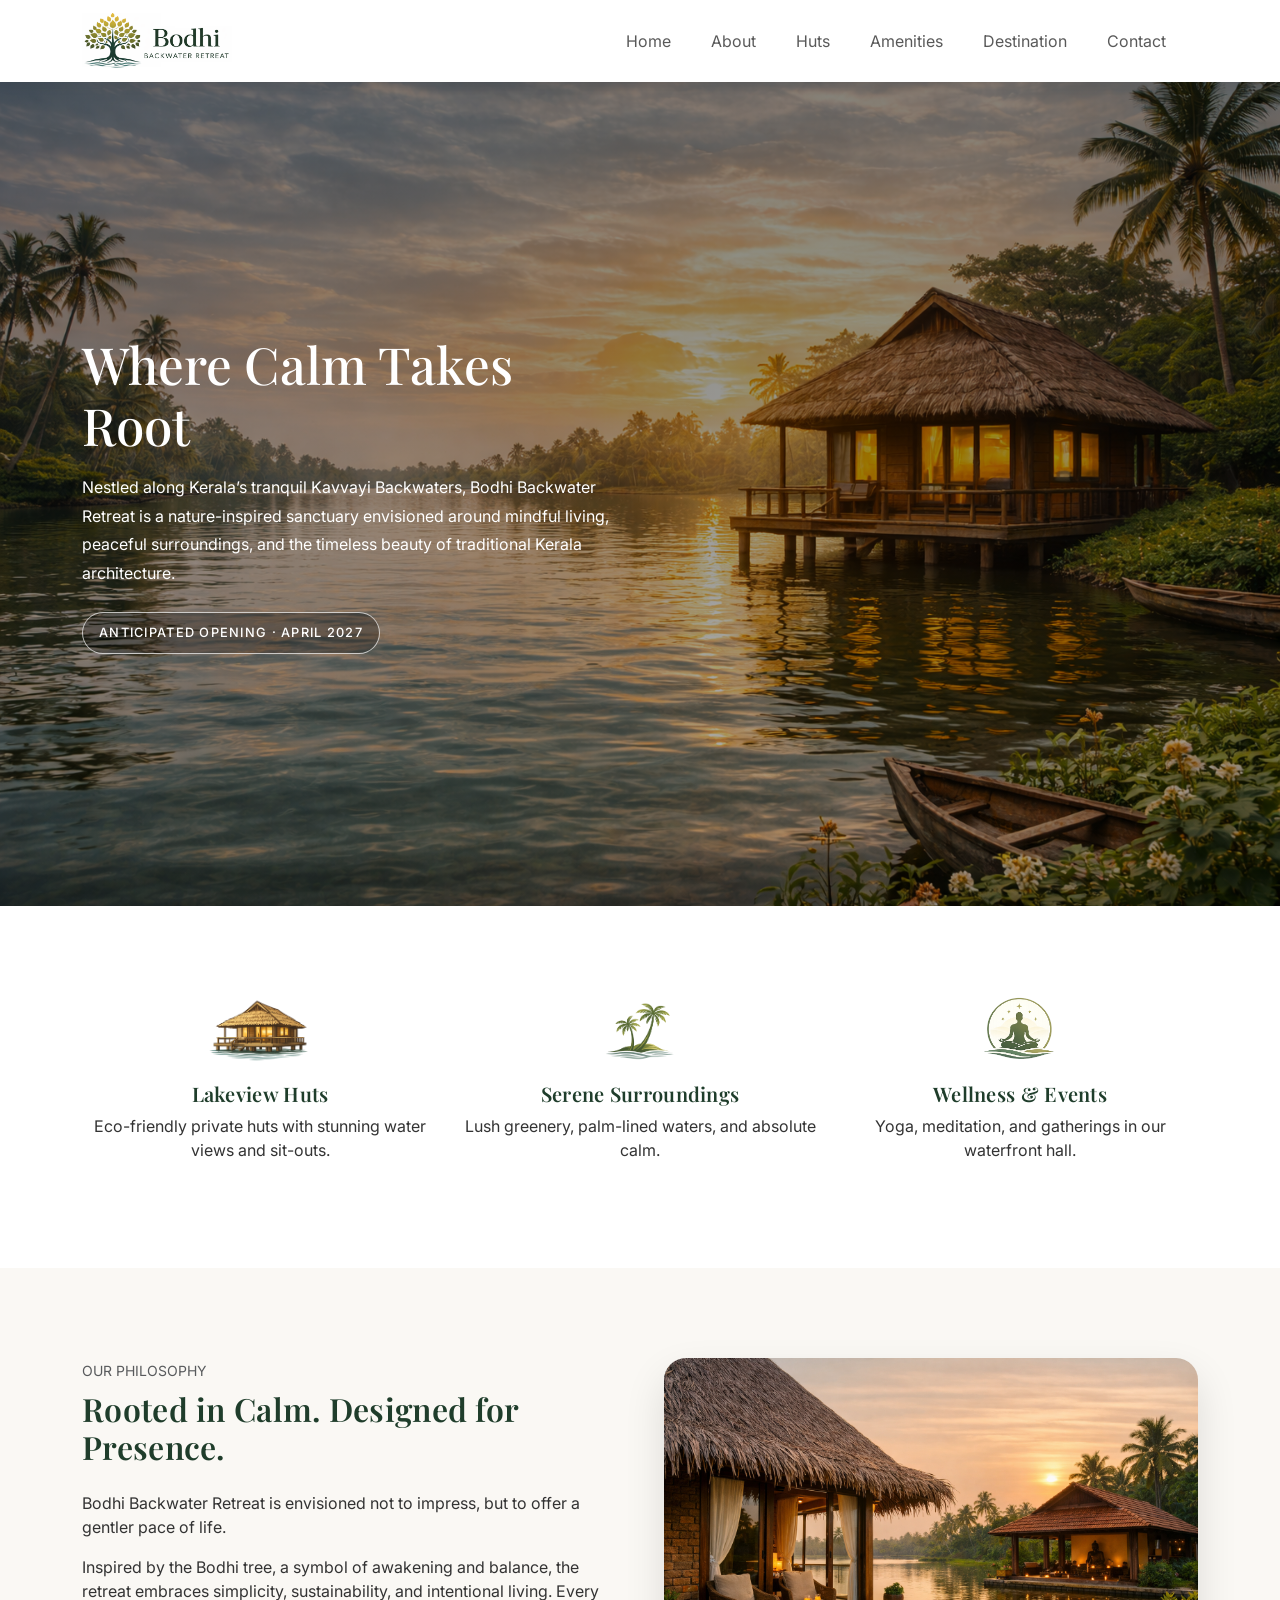
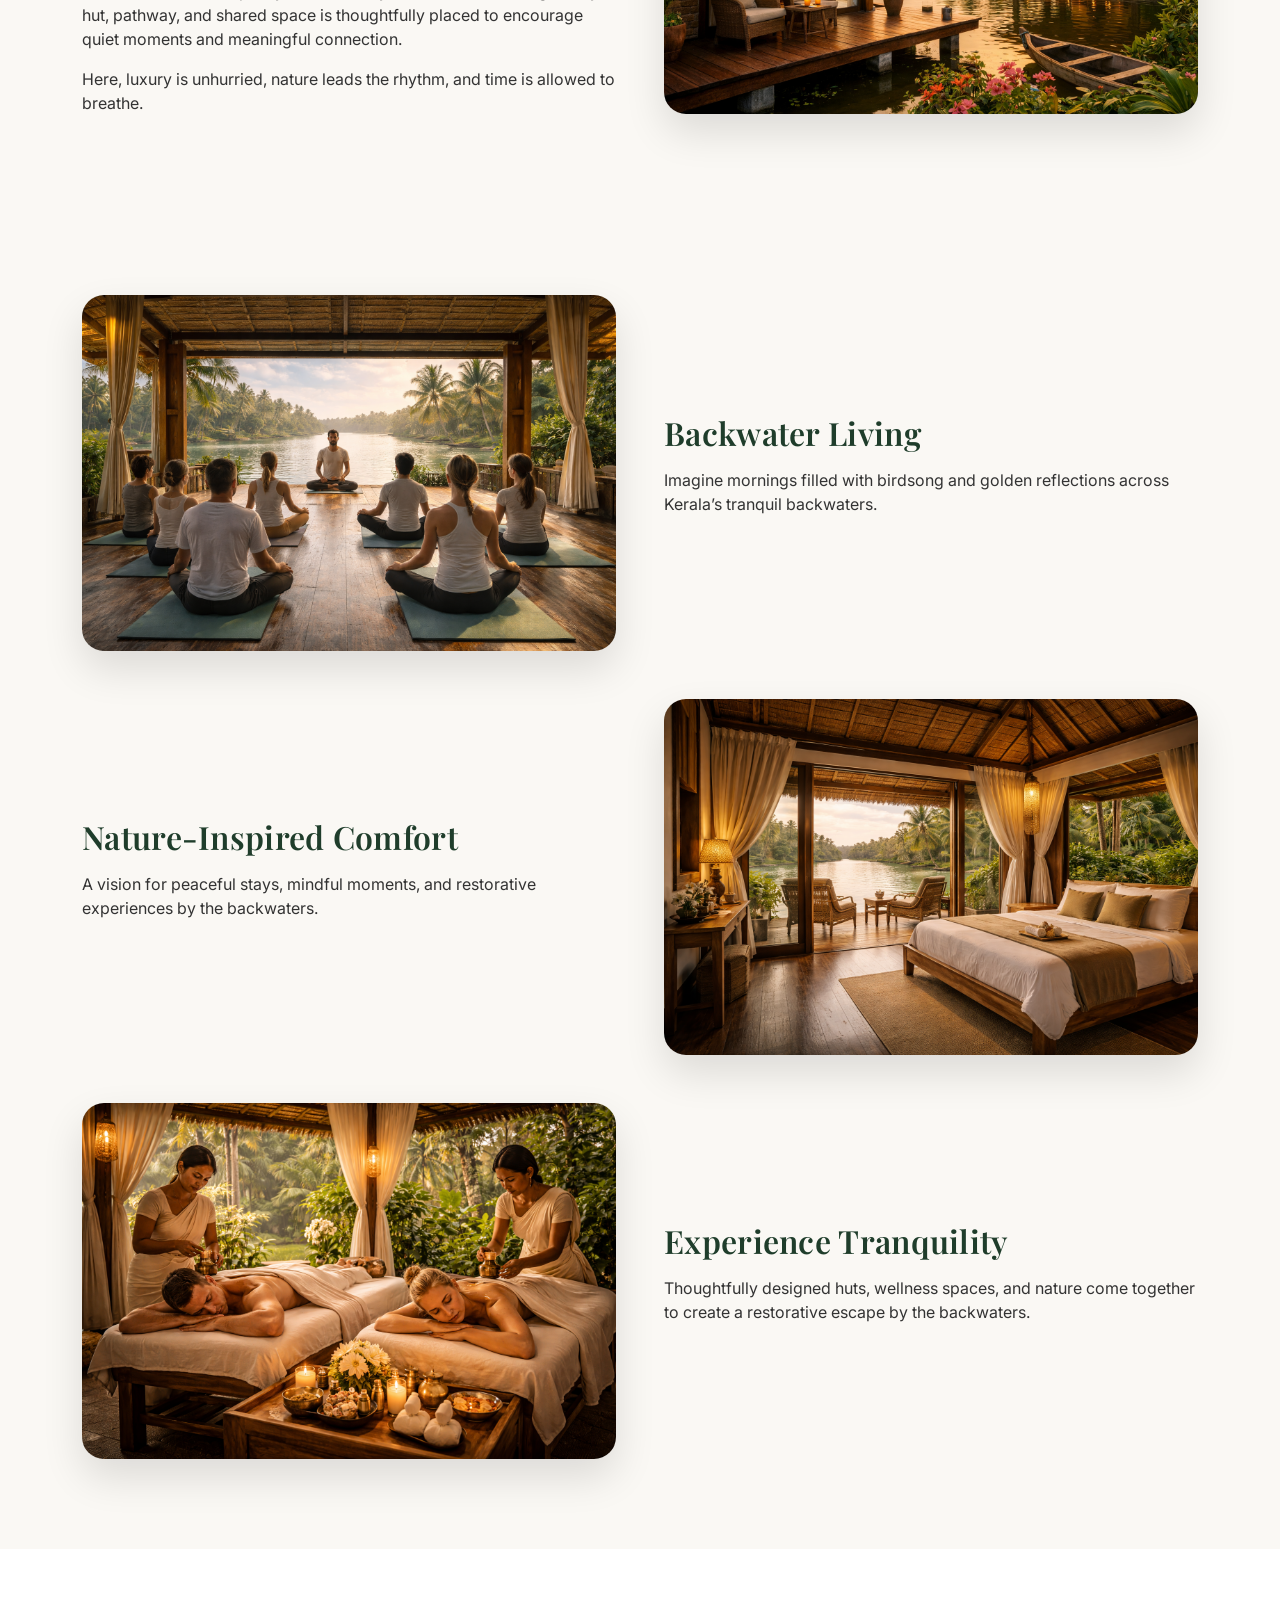
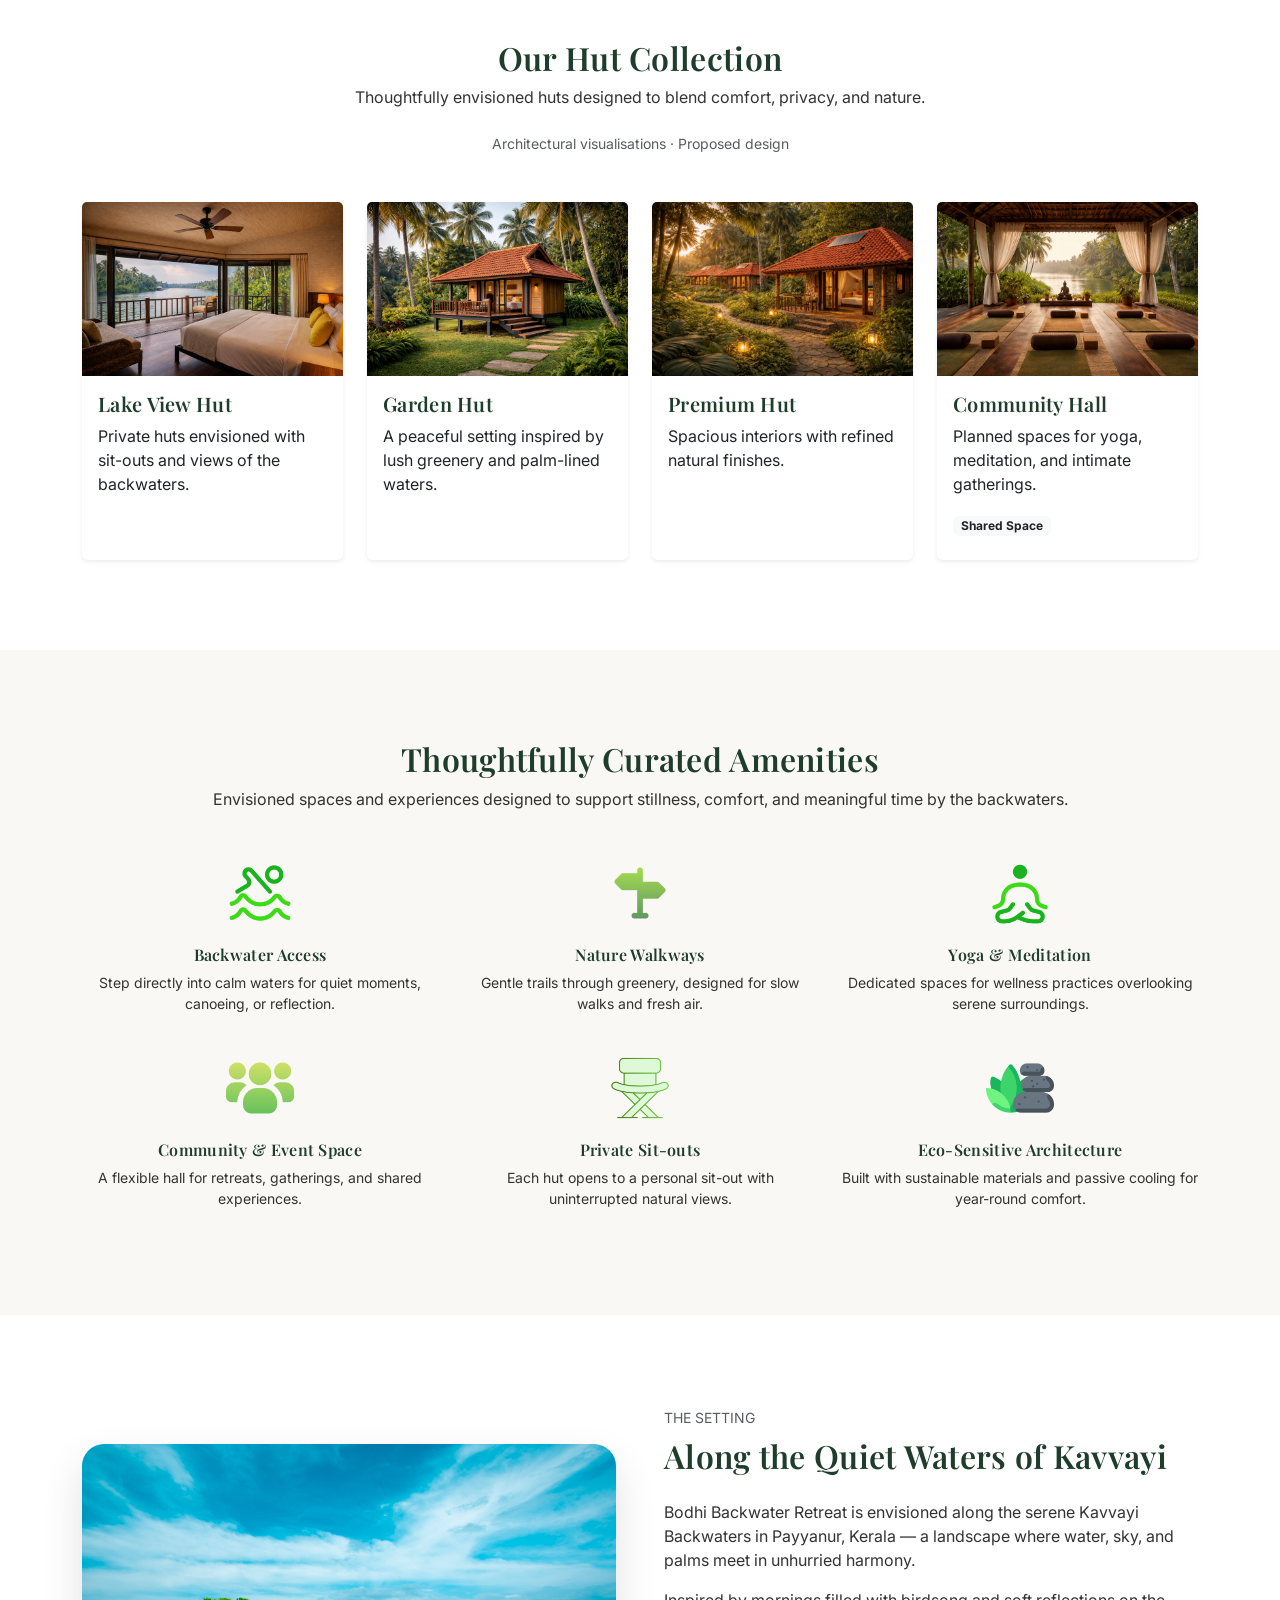
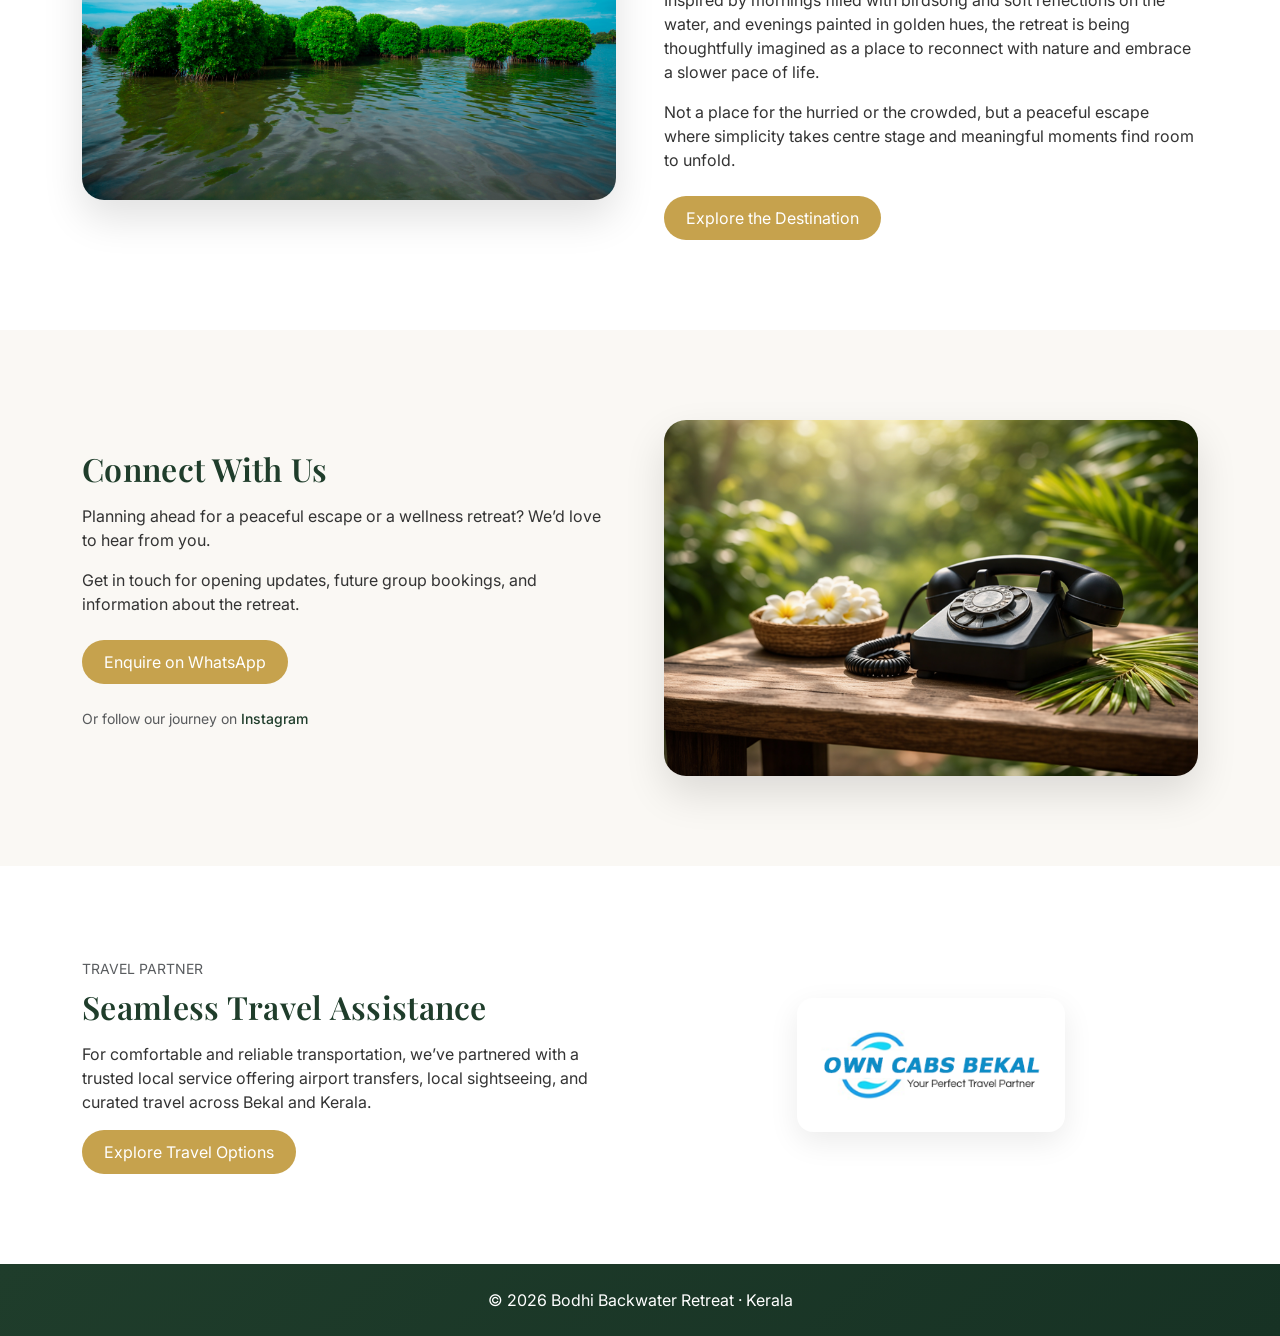
<file: index.html>
<!DOCTYPE html>
<html lang="en">

<head>
  <meta charset="UTF-8">
  <title>Bodhi Backwater Retreat | Kavvayi Backwaters, Kerala</title>
  <meta name="viewport" content="width=device-width, initial-scale=1">


  <!-- SEO Meta -->

  <meta name="description"
    content="Discover Bodhi Backwater Retreat, a nature-inspired sanctuary planned along Kavvayi Backwaters in Payyanur, Kerala. Anticipated opening April 2027.">

  <meta name="keywords"
    content="Bodhi Backwater Retreat, Kavvayi Backwaters stay, Payyanur resort, Kerala backwater retreat, eco luxury huts Kerala">

  <meta name="author" content="Bodhi Backwater Retreat">

  <!-- Open Graph (For Google & Social Sharing) -->

  <meta property="og:title" content="Bodhi Backwater Retreat | Kavvayi Backwaters, Kerala">

  <meta property="og:description"
    content="A nature-inspired backwater retreat envisioned around mindful living and peaceful surroundings. Anticipated opening April 2027.">

  <meta property="og:image" content="https://bodhibackwater.com/img/og-image.png">

  <meta property="og:url" content="https://bodhibackwater.com/">

  <meta property="og:type" content="website">


  <!-- Standard browser favicons -->
  <link rel="icon" type="image/png" sizes="16x16" href="img/favicons/favicon-16.png">
  <link rel="icon" type="image/png" sizes="32x32" href="img/favicons/favicon-32.png">
  <link rel="icon" type="image/png" sizes="48x48" href="img/favicons/favicon-48.png">

  <!-- Apple Touch Icon (iOS home screen) -->
  <link rel="apple-touch-icon" sizes="180x180" href="img/favicons/apple-touch-icon.png">

  <!-- Android / PWA -->
  <link rel="icon" type="image/png" sizes="192x192" href="img/favicons/android-chrome-192.png">
  <link rel="icon" type="image/png" sizes="512x512" href="img/favicons/android-chrome-512.png">

  <!-- Bootstrap -->
  <link href="https://cdn.jsdelivr.net/npm/bootstrap@5.3.3/dist/css/bootstrap.min.css" rel="stylesheet">

  <!-- Google Fonts -->
  <link
    href="https://fonts.googleapis.com/css2?family=Playfair+Display:wght@500;700&family=Inter:wght@300;400;500&display=swap"
    rel="stylesheet">
  <link rel="stylesheet" href="style.css">

  <!-- ============================= -->
  <!-- KNOWLEDGE PANEL STRUCTURED DATA -->
  <!-- ============================= -->

  <script type="application/ld+json">
{
  "@context": "https://schema.org",
  "@type": ["LodgingBusiness", "Hotel"],
  "@id": "https://bodhibackwater.com/",
  "name": "Bodhi Backwater Retreat",
  "url": "https://bodhibackwater.com/",
  "logo": "https://bodhibackwater.com/img/logo.png",
  "image": "https://bodhibackwater.com/img/about/experience.png",
  "telephone": "+917708336299",
  "priceRange": "₹₹₹",
  "description": "Luxury eco retreat located along Kavvayi Backwaters in Payyanur, Kerala. Private huts, wellness spaces, kayaking and serene backwater experiences.",

  "checkinTime": "14:00",
  "checkoutTime": "11:00",

  "address": {
    "@type": "PostalAddress",
    "streetAddress": "Kavvayi Backwaters",
    "addressLocality": "Payyanur",
    "addressRegion": "Kerala",
    "postalCode": "670307",
    "addressCountry": "IN"
  },

  "geo": {
    "@type": "GeoCoordinates",
    "latitude": 12.089368390647234,
    "longitude": 75.17255344204285
  },

  "hasMap": "https://www.google.com/maps?q=12.089368390647234,75.17255344204285",

  "amenityFeature": [
    {
      "@type": "LocationFeatureSpecification",
      "name": "Kayaking",
      "value": true
    },
    {
      "@type": "LocationFeatureSpecification",
      "name": "Houseboat Cruises",
      "value": true
    },
    {
      "@type": "LocationFeatureSpecification",
      "name": "Wellness & Meditation Spaces",
      "value": true
    },
    {
      "@type": "LocationFeatureSpecification",
      "name": "Private Backwater Access",
      "value": true
    }
  ],

  "areaServed": {
    "@type": "Place",
    "name": "Kerala, India"
  },

  "sameAs": [
    "https://www.instagram.com/bodhibackwater",
    "https://www.facebook.com/bodhibackwater"
  ]
}
</script>

</head>

<body id="top">

  <!-- NAVBAR -->
  <nav class="navbar navbar-expand-lg navbar-light sticky-top">
    <div class="container">
      <a class="navbar-brand" href="#top">
        <img src="img/logo.png" alt="Bodhi Backwater Retreat">
      </a>

      <button class="navbar-toggler" type="button" data-bs-toggle="collapse" data-bs-target="#mainNav">
        <span class="navbar-toggler-icon"></span>
      </button>

      <div class="collapse navbar-collapse justify-content-end" id="mainNav">
        <ul class="navbar-nav align-items-lg-center gap-lg-4">
          <li class="nav-item"><a class="nav-link" href="#top">Home</a></li>
          <li class="nav-item">
            <a class="nav-link" href="#about">About</a>
          </li>
          <li class="nav-item"><a class="nav-link" href="#huts">Huts</a></li>
          <li class="nav-item"><a class="nav-link" href="#amenities">Amenities</a></li>
          <li class="nav-item">
            <a class="nav-link" href="#destination">Destination</a>
          </li>
          <li class="nav-item">
            <a class="nav-link" href="#contact">Contact</a>
          </li>
          <li class="nav-item mt-3 mt-lg-0">
            <!--<a href="#" class="btn btn-gold">Check Availability</a>-->
          </li>
        </ul>
      </div>
    </div>
  </nav>

  <!-- HERO -->
  <section class="hero">
    <div class="container">
      <div class="row align-items-center">
        <div class="col-lg-6">
          <h1>Where Calm Takes Root</h1>

          <p class="mt-3 mb-4">
            Nestled along Kerala’s tranquil Kavvayi Backwaters,
            Bodhi Backwater Retreat is a nature-inspired sanctuary
            envisioned around mindful living, peaceful surroundings,
            and the timeless beauty of traditional Kerala architecture.
          </p>

          <p class="hero-opening">
            <span>Anticipated Opening · April 2027</span>
          </p>
        </div>
      </div>
    </div>
  </section>


  <!-- FEATURES -->
  <section id="about" class="bg-white">
    <div class="container">
      <div class="row text-center g-4">
        <div class="col-md-4">
          <img src="img/features/icon-hut.png" class="feature-icon" alt="">
          <h5 class="section-title">Lakeview Huts</h5>
          <p>Eco-friendly private huts with stunning water views and sit-outs.</p>
        </div>
        <div class="col-md-4">
          <img src="img/features/icon-nature.png" class="feature-icon" alt="">
          <h5 class="section-title">Serene Surroundings</h5>
          <p>Lush greenery, palm-lined waters, and absolute calm.</p>
        </div>
        <div class="col-md-4">
          <img src="img/features/icon-wellness.png" class="feature-icon" alt="">
          <h5 class="section-title">Wellness & Events</h5>
          <p>Yoga, meditation, and gatherings in our waterfront hall.</p>
        </div>
      </div>
    </div>
  </section>
  <!-- ABOUT (ENHANCED & MOVED UP) -->
  <section>
    <div class="container">
      <div class="row align-items-center g-5">

        <div class="col-lg-6">
          <span class="text-uppercase small text-muted">Our Philosophy</span>
          <h2 class="section-title mt-2 mb-4">
            Rooted in Calm. Designed for Presence.
          </h2>

          <p>
            Bodhi Backwater Retreat is envisioned not to impress,
            but to offer a gentler pace of life.
          </p>

          <p>
            Inspired by the Bodhi tree, a symbol of awakening and balance,
            the retreat embraces simplicity, sustainability, and intentional living.
            Every hut, pathway, and shared space is thoughtfully placed
            to encourage quiet moments and meaningful connection.
          </p>

          <p class="mb-0">
            Here, luxury is unhurried, nature leads the rhythm,
            and time is allowed to breathe.
          </p>
        </div>

        <div class="col-lg-6 image-card">
          <img src="img/about/experience.png" alt="Bodhi Backwater Retreat Experience">
        </div>

      </div>
    </div>
  </section>

  <!-- EXPERIENCE / GALLERY -->
  <section class="section-muted">
    <div class="container">

      <div class="row align-items-center g-5 mb-5">
        <div class="col-lg-6 image-card">
          <img src="img/about/gallery1.png" loading="lazy" alt="">
        </div>
        <div class="col-lg-6">
          <h2 class="section-title mb-3">Backwater Living</h2>
          <p>
            Imagine mornings filled with birdsong and golden reflections
            across Kerala’s tranquil backwaters.
          </p>
        </div>
      </div>

      <div class="row align-items-center g-5 mb-5 flex-lg-row-reverse">
        <div class="col-lg-6 image-card">
          <img src="img/about/gallery2.png" loading="lazy" alt="">
        </div>
        <div class="col-lg-6">
          <h2 class="section-title mb-3">Nature-Inspired Comfort</h2>
          <p>

            A vision for peaceful stays, mindful moments, and
            restorative experiences by the backwaters.
          </p>
        </div>
      </div>

      <div class="row align-items-center g-5">
        <div class="col-lg-6 image-card">
          <img src="img/about/gallery3.png" loading="lazy" alt="">
        </div>
        <div class="col-lg-6">
          <h2 class="section-title mb-3">Experience Tranquility</h2>
          <p>
            Thoughtfully designed huts, wellness spaces, and nature come together
            to create a restorative escape by the backwaters.
          </p>
        </div>
      </div>

    </div>
  </section>

  <!-- HUTS SECTION -->
  <section id="huts" class=" bg-white">
    <div class="container">
      <div class="text-center mb-5">
        <h2 class="section-title">Our Hut Collection</h2>
        <p class="mt-2">
          Thoughtfully envisioned huts designed to blend
          comfort, privacy, and nature.
        </p>

        <p class="text-muted small text-center mt-4 mb-0">
          Architectural visualisations · Proposed design
        </p>
      </div>

      <div class="row g-4">
        <!-- Hut Card -->
        <div class="col-md-6 col-lg-3">
          <div class="card border-0 shadow-sm h-100">
            <img src="img/hut/hut-lake-view.png" class="card-img-top" alt="Lake View Hut">
            <div class="card-body">
              <h5 class="card-title section-title">Lake View Hut</h5>
              <p class="card-text">
                Private huts envisioned with sit-outs and views of the backwaters.
              </p>
            </div>
          </div>
        </div>

        <!-- Hut Card -->
        <div class="col-md-6 col-lg-3">
          <div class="card border-0 shadow-sm h-100">
            <img src="img/hut/hut-garden-view.png" class="card-img-top" alt="Garden Hut">
            <div class="card-body">
              <h5 class="card-title section-title">Garden Hut</h5>
              <p class="card-text">
                A peaceful setting inspired by lush greenery and palm-lined waters.
              </p>
            </div>
          </div>
        </div>

        <!-- Hut Card -->
        <div class="col-md-6 col-lg-3">
          <div class="card border-0 shadow-sm h-100">
            <img src="img/hut/hut-premium.png" class="card-img-top" alt="Premium Hut">
            <div class="card-body">
              <h5 class="card-title section-title">Premium Hut</h5>
              <p class="card-text">
                Spacious interiors with refined natural finishes.
              </p>
            </div>
          </div>
        </div>

        <!-- Community Hall -->
        <div class="col-md-6 col-lg-3">
          <div class="card border-0 shadow-sm h-100">
            <img src="img/hut/CommunityHall.png" class="card-img-top" alt="Community Hall">
            <div class="card-body">
              <h5 class="card-title section-title">Community Hall</h5>
              <p class="card-text">
                Planned spaces for yoga, meditation, and intimate gatherings.
              </p>
              <span class="badge bg-light text-dark mb-2">Shared Space</span>
            </div>
          </div>
        </div>

      </div>
    </div>
  </section>
  <!-- AMENITIES SECTION -->
  <section id="amenities" class="">
    <div class="container">
      <div class="text-center mb-5">
        <h2 class="section-title">Thoughtfully Curated Amenities</h2>
        <p class="mt-2">
          Envisioned spaces and experiences designed to support
          stillness, comfort, and meaningful time by the backwaters.
        </p>
      </div>

      <div class="row g-4 text-center">

        <!-- Nature & Water -->
        <div class="col-6 col-md-4">
          <img src="img/amenities/icon-swim.png" class="feature-icon" alt="">
          <h6 class="section-title">Backwater Access</h6>
          <p class="small">
            Step directly into calm waters for quiet moments, canoeing, or reflection.
          </p>
        </div>

        <div class="col-6 col-md-4">
          <img src="img/amenities/icon-naturalpath.png" class="feature-icon" alt="">
          <h6 class="section-title">Nature Walkways</h6>
          <p class="small">
            Gentle trails through greenery, designed for slow walks and fresh air.
          </p>
        </div>

        <!-- Wellness & Community -->
        <div class="col-6 col-md-4">
          <img src="img/amenities/icon-meditation.png" class="feature-icon" alt="">
          <h6 class="section-title">Yoga & Meditation</h6>
          <p class="small">
            Dedicated spaces for wellness practices overlooking serene surroundings.
          </p>
        </div>

        <div class="col-6 col-md-4">
          <img src="img/amenities/icon-community.png" class="feature-icon" alt="">
          <h6 class="section-title">Community & Event Space</h6>
          <p class="small">
            A flexible hall for retreats, gatherings, and shared experiences.
          </p>
        </div>

        <!-- Comfort & Design -->
        <div class="col-6 col-md-4">
          <img src="img/amenities/icon-sit.png" class="feature-icon" alt="">
          <h6 class="section-title">Private Sit-outs</h6>
          <p class="small">
            Each hut opens to a personal sit-out with uninterrupted natural views.
          </p>
        </div>

        <div class="col-6 col-md-4">
          <img src="img/amenities/icon-build.png" class="feature-icon" alt="">
          <h6 class="section-title">Eco-Sensitive Architecture</h6>
          <p class="small">
            Built with sustainable materials and passive cooling for year-round comfort.
          </p>
        </div>

      </div>
    </div>
  </section>
  <!-- DESTINATION SECTION -->
  <section id="destination" class="bg-white">
    <div class="container">
      <div class="row align-items-center g-5">

        <!-- Image -->
        <div class="col-lg-6 image-card">
          <img src="img/destination/kavvayi.jpg" loading="lazy" alt="Kavvayi Backwaters Payyanur Kerala">
        </div>

        <!-- Text -->
        <div class="col-lg-6">
          <span class="text-uppercase small text-muted">
            The Setting
          </span>

          <h2 class="section-title mt-2 mb-4">
            Along the Quiet Waters of Kavvayi
          </h2>

          <p>
            Bodhi Backwater Retreat is envisioned along the serene Kavvayi Backwaters in Payyanur, Kerala — a landscape
            where water, sky, and palms meet in unhurried harmony.
          </p>

          <p>
            Inspired by mornings filled with birdsong and soft reflections on the water, and evenings painted in golden
            hues, the retreat is being thoughtfully imagined as a place to reconnect with nature and embrace a slower
            pace of life.
          </p>

          <p class="mb-0">
            Not a place for the hurried or the crowded, but a peaceful escape where simplicity takes centre stage and
            meaningful moments find room to unfold.
          </p>
          <a href="destination" class="btn btn-gold mt-4">
            Explore the Destination
          </a>
        </div>

      </div>
    </div>
  </section>
  <!-- CONTACT SECTION -->
  <section id="contact" class="section-muted">
    <div class="container">
      <div class="row align-items-center g-5">

        <div class="col-lg-6">
          <h2 class="section-title mb-3">Connect With Us</h2>


          <p>
            Planning ahead for a peaceful escape or a wellness retreat?
            We’d love to hear from you.
          </p>

          <p class="mb-4">
            Get in touch for opening updates, future group bookings,
            and information about the retreat.
          </p>

          <!-- Primary CTA -->
          <a href="https://wa.me/917708336299" target="_blank" class="btn btn-gold">
            Enquire on WhatsApp
          </a>

          <!-- Subtle Instagram Link -->
          <p class="mt-4 small text-muted">
            Or follow our journey on
            <a href="https://instagram.com/bodhibackwater" target="_blank"
              style="color: var(--green-dark); text-decoration: none; font-weight: 500;">
              Instagram
            </a>
          </p>

        </div>

        <div class="col-lg-6 image-card">
          <img src="img/contact.png" alt="Contact Bodhi Backwater Retreat">
        </div>

      </div>
    </div>
  </section>

  <!-- TRAVEL PARTNER -->
  <section class="bg-white">
    <div class="container">
      <div class="row align-items-center g-5">

        <!-- Text -->
        <div class="col-lg-6">
          <span class="text-uppercase small text-muted">Travel Partner</span>
          <h2 class="section-title mt-2 mb-3">
            Seamless Travel Assistance
          </h2>

          <p>
            For comfortable and reliable transportation, we’ve partnered with
            a trusted local service offering airport transfers, local sightseeing,
            and curated travel across Bekal and Kerala.
          </p>

          <a href="https://www.owncabsbekal.com/" target="_blank" rel="noopener" class="btn btn-gold">
            Explore Travel Options
          </a>
        </div>

        <!-- Logo Card -->
        <div class="col-lg-6 text-center">
          <div class="partner-card">
            <img src="img/partners/owncabsbekal.png" alt="Own Cabs Bekal" class="partner-logo">
            <!--<p class="small text-muted mt-3 mb-0">
            Official Travel Partner
          </p>-->
          </div>
        </div>

      </div>
    </div>
  </section>

  <!-- FOOTER -->
  <footer class="py-4 text-center section-muted">
    <div class="container">
      <p class="mb-0">© 2026 Bodhi Backwater Retreat · Kerala</p>
    </div>
  </footer>

  <!-- Bootstrap JS -->
  <script src="https://cdn.jsdelivr.net/npm/bootstrap@5.3.3/dist/js/bootstrap.bundle.min.js"></script>

</body>

</html>
</file>
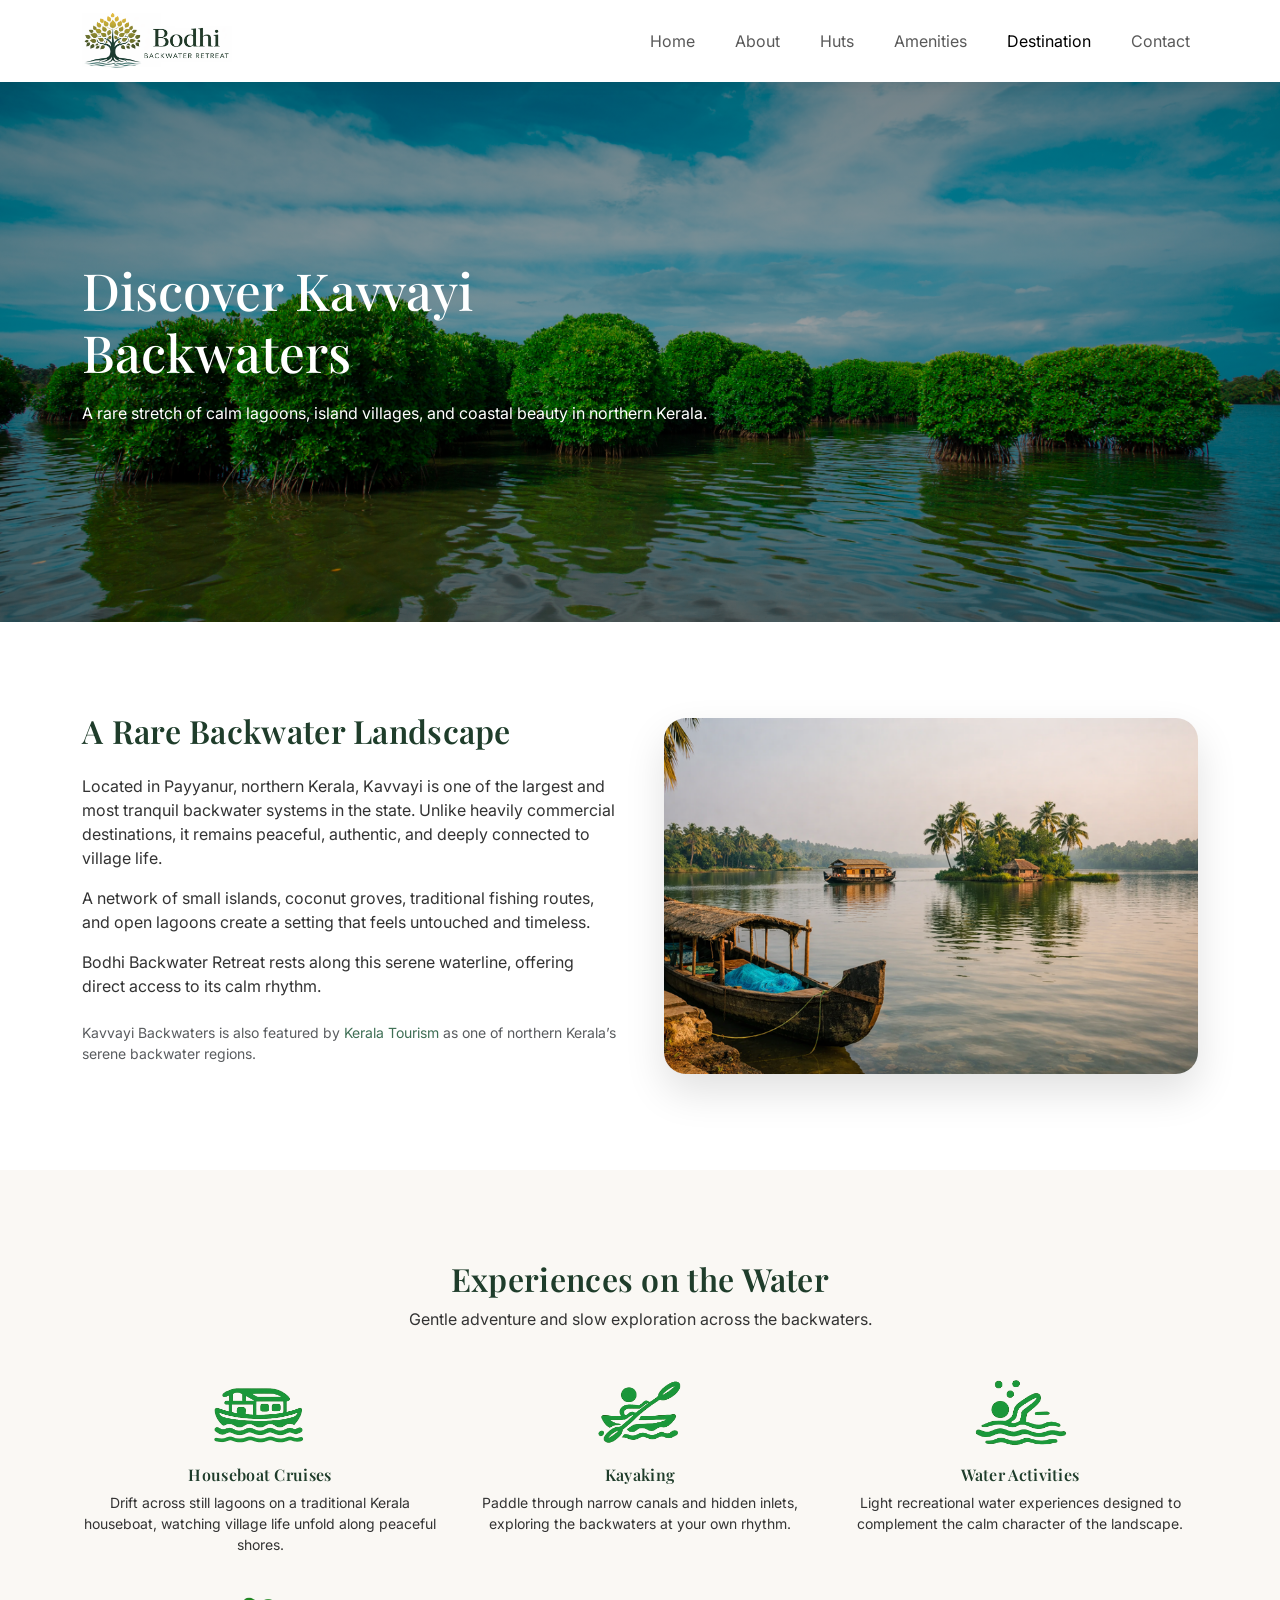
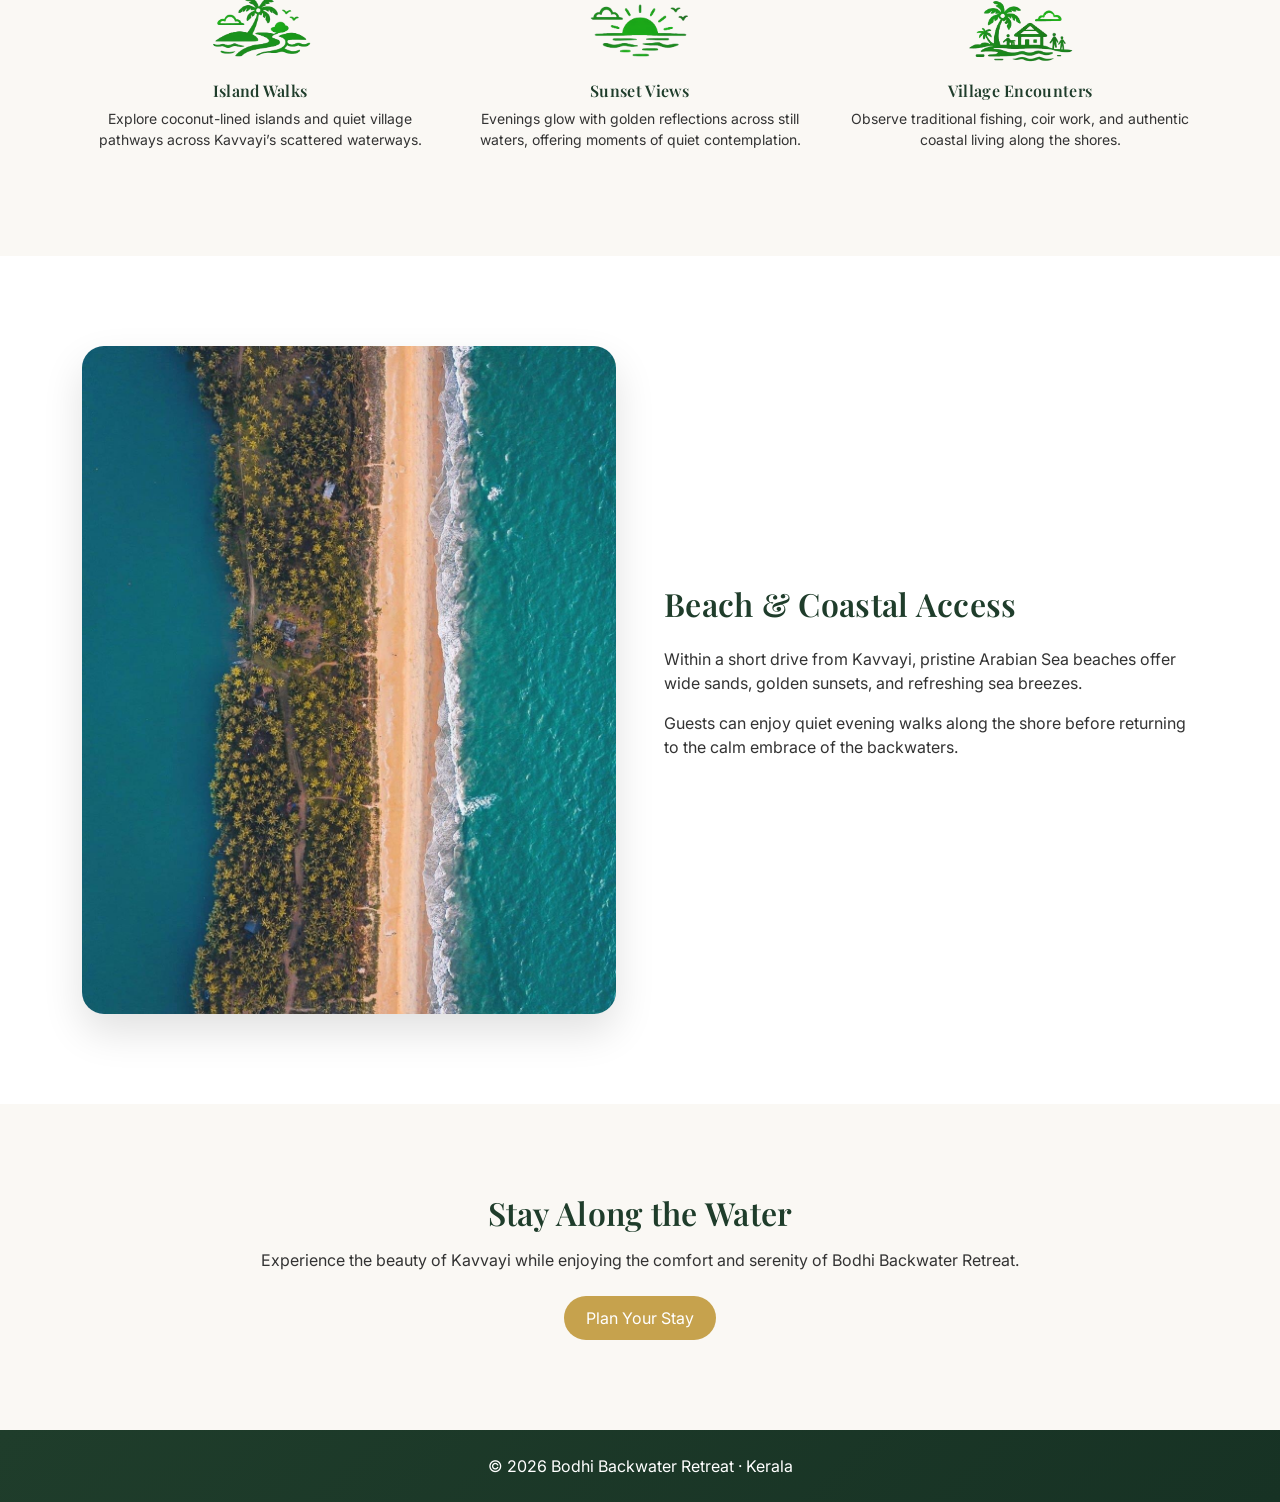
<file: destination.html>
<!DOCTYPE html>
<html lang="en">

<head>
  <meta charset="UTF-8">
  <title>Kavvayi Backwaters – Bodhi Backwater Retreat</title>
  <meta name="viewport" content="width=device-width, initial-scale=1">
  <!-- Favicon -->
  <link rel="icon" href="favicon.ico" type="image/x-icon">

  <!-- Standard browser favicons -->
  <link rel="icon" type="image/png" sizes="16x16" href="img/favicons/favicon-16.png">
  <link rel="icon" type="image/png" sizes="32x32" href="img/favicons/favicon-32.png">
  <link rel="icon" type="image/png" sizes="48x48" href="img/favicons/favicon-48.png">

  <!-- Apple Touch Icon (iOS home screen) -->
  <link rel="apple-touch-icon" sizes="180x180" href="img/favicons/apple-touch-icon.png">

  <!-- Android / PWA -->
  <link rel="icon" type="image/png" sizes="192x192" href="img/favicons/android-chrome-192.png">
  <link rel="icon" type="image/png" sizes="512x512" href="img/favicons/android-chrome-512.png">

  <meta name="description"
    content="Discover Kavvayi Backwaters in Payyanur, Kerala. Experience houseboat cruises, kayaking, beach access, island walks, and serene landscapes near Bodhi Backwater Retreat.">

  <!-- Bootstrap -->
  <link href="https://cdn.jsdelivr.net/npm/bootstrap@5.3.3/dist/css/bootstrap.min.css" rel="stylesheet">

  <!-- Google Fonts -->
  <link
    href="https://fonts.googleapis.com/css2?family=Playfair+Display:wght@500;700&family=Inter:wght@300;400;500&display=swap"
    rel="stylesheet">

  <!-- Main Styles -->
  <link rel="stylesheet" href="style.css">
</head>

<body>

  <!-- NAVBAR -->
  <nav class="navbar navbar-expand-lg navbar-light sticky-top">
    <div class="container">
      <a class="navbar-brand" href="/">
        <img src="img/logo.png" alt="Bodhi Backwater Retreat">
      </a>

      <button class="navbar-toggler" type="button" data-bs-toggle="collapse" data-bs-target="#mainNav">
        <span class="navbar-toggler-icon"></span>
      </button>

      <div class="collapse navbar-collapse justify-content-end" id="mainNav">
        <ul class="navbar-nav align-items-lg-center gap-lg-4">
          <li class="nav-item"><a class="nav-link" href="/">Home</a></li>
          <li class="nav-item"><a class="nav-link" href="/#about">About</a></li>
          <li class="nav-item"><a class="nav-link" href="/#huts">Huts</a></li>
          <li class="nav-item"><a class="nav-link" href="/#amenities">Amenities</a></li>
          <li class="nav-item"><a class="nav-link active" href="destination">Destination</a></li>
          <li class="nav-item"><a class="nav-link" href="/#contact">Contact</a></li>
        </ul>
      </div>
    </div>
  </nav>

  <!-- HERO -->
  <section class="hero" style="min-height:60vh;
  background:
  linear-gradient(rgba(0,0,0,.45), rgba(0,0,0,.25)),
  url('img/destination/kavvayi.jpg') center/cover no-repeat;">
    <div class="container">
      <div class="col-lg-7 text-white">
        <h1>Discover Kavvayi Backwaters</h1>
        <p class="mt-3">
          A rare stretch of calm lagoons, island villages, and coastal beauty in northern Kerala.
        </p>
      </div>
    </div>
  </section>

  <!-- ABOUT KAVVAYI -->
  <section class="bg-white">
    <div class="container">
      <div class="row align-items-center g-5">

        <div class="col-lg-6">
          <h2 class="section-title mb-4">
            A Rare Backwater Landscape
          </h2>

          <p>
            Located in Payyanur, northern Kerala, Kavvayi is one of the largest
            and most tranquil backwater systems in the state. Unlike heavily
            commercial destinations, it remains peaceful, authentic,
            and deeply connected to village life.
          </p>

          <p>
            A network of small islands, coconut groves, traditional fishing
            routes, and open lagoons create a setting that feels untouched
            and timeless.
          </p>

          <p class="mb-0">
            Bodhi Backwater Retreat rests along this serene waterline,
            offering direct access to its calm rhythm.
          </p>

          <!-- Authority Reference -->
          <p class="small text-muted mt-4">
            Kavvayi Backwaters is also featured by
            <a href="https://www.keralatourism.org/destination/kavvayi-backwater-payyanur/376/" target="_blank"
              rel="noopener noreferrer" style="color: var(--green); text-decoration:none;">
              Kerala Tourism
            </a>
            as one of northern Kerala’s serene backwater regions.
          </p>
        </div>

        <div class="col-lg-6 image-card">
          <img src="img/destination/Landscape.png" alt="Kavvayi Backwaters Payyanur Kerala">
        </div>

      </div>
    </div>
  </section>

  <!-- EXPERIENCES -->
  <section class="section-muted">
    <div class="container">

      <div class="text-center mb-5">
        <h2 class="section-title">Experiences on the Water</h2>
        <p class="mt-2">
          Gentle adventure and slow exploration across the backwaters.
        </p>
      </div>

      <div class="row g-4 text-center">

        <!-- Houseboat -->
        <div class="col-6 col-md-4">
          <img src="img/destination/experiences/icon-houseboat.png" class="feature-icon" alt="">
          <h6 class="section-title">Houseboat Cruises</h6>
          <p class="small">
            Drift across still lagoons on a traditional Kerala houseboat,
            watching village life unfold along peaceful shores.
          </p>
        </div>

        <!-- Kayaking -->
        <div class="col-6 col-md-4">
          <img src="img/destination/experiences/icon-kayak.png" class="feature-icon" alt="">
          <h6 class="section-title">Kayaking</h6>
          <p class="small">
            Paddle through narrow canals and hidden inlets,
            exploring the backwaters at your own rhythm.
          </p>
        </div>

        <!-- Water Activities -->
        <div class="col-6 col-md-4">
          <img src="img/destination/experiences/icon-water.png" class="feature-icon" alt="">
          <h6 class="section-title">Water Activities</h6>
          <p class="small">
            Light recreational water experiences designed to complement
            the calm character of the landscape.
          </p>
        </div>

        <!-- Island Walks -->
        <div class="col-6 col-md-4">
          <img src="img/destination/experiences/icon-island.png" class="feature-icon" alt="">
          <h6 class="section-title">Island Walks</h6>
          <p class="small">
            Explore coconut-lined islands and quiet village pathways
            across Kavvayi’s scattered waterways.
          </p>
        </div>

        <!-- Sunset Views -->
        <div class="col-6 col-md-4">
          <img src="img/destination/experiences/icon-sunset.png" class="feature-icon" alt="">
          <h6 class="section-title">Sunset Views</h6>
          <p class="small">
            Evenings glow with golden reflections across still waters,
            offering moments of quiet contemplation.
          </p>
        </div>

        <!-- Village Life -->
        <div class="col-6 col-md-4">
          <img src="img/destination/experiences/icon-village.png" class="feature-icon" alt="">
          <h6 class="section-title">Village Encounters</h6>
          <p class="small">
            Observe traditional fishing, coir work, and
            authentic coastal living along the shores.
          </p>
        </div>

      </div>
    </div>
  </section>

  <!-- BEACH ACCESS -->
  <section class="bg-white">
    <div class="container">
      <div class="row align-items-center g-5">

        <div class="col-lg-6 image-card">
          <img src="img/destination/beach.png" alt="Beach near Kavvayi Payyanur Kerala">
        </div>

        <div class="col-lg-6">
          <h2 class="section-title mb-4">
            Beach & Coastal Access
          </h2>

          <p>
            Within a short drive from Kavvayi, pristine Arabian Sea beaches
            offer wide sands, golden sunsets, and refreshing sea breezes.
          </p>

          <p>
            Guests can enjoy quiet evening walks along the shore before
            returning to the calm embrace of the backwaters.
          </p>
        </div>

      </div>
    </div>
  </section>

  <!-- CTA -->
  <section class="section-muted text-center">
    <div class="container">
      <h2 class="section-title mb-3">
        Stay Along the Water
      </h2>
      <p class="mb-4">
        Experience the beauty of Kavvayi while enjoying the comfort
        and serenity of Bodhi Backwater Retreat.
      </p>

      <a href="/#contact" class="btn btn-gold">
        Plan Your Stay
      </a>
    </div>
  </section>

  <!-- FOOTER -->
  <footer class="py-4 text-center section-muted">
    <div class="container">
      <p class="mb-0">© 2026 Bodhi Backwater Retreat · Kerala</p>
    </div>
  </footer>

  <script src="https://cdn.jsdelivr.net/npm/bootstrap@5.3.3/dist/js/bootstrap.bundle.min.js"></script>

</body>

</html>
</file>
<file: style.css>
:root {
     --green-dark: #1f3d2b;
     --green: #3f6f55;
     --gold: #c6a24d;
     --bg: #faf8f4;
 }

 html {
     scroll-behavior: smooth;
 }


 body {
     font-family: 'Inter', sans-serif;
     background: var(--bg);
     color: #333;
 }

 section {
     padding: 90px 0;
 }

 /* NAVBAR */
 .navbar {
     background: #fff;
     box-shadow: 0 4px 12px rgba(0, 0, 0, .05);
 }

 .navbar-brand img {
     height: 56px;
 }

 .btn-gold {
     background: var(--gold);
     color: #fff;
     border-radius: 25px;
     padding: 10px 22px;
     border: none;
     transition: all .3s ease;
 }

 .btn-gold:hover {
     background: #b08e3f;
     color: #fff;
     transform: translateY(-2px);
     box-shadow: 0 10px 25px rgba(198, 162, 77, .45);
 }

 
/* HERO */
.hero {
    min-height: calc(100vh - 76px);
    display: flex;
    align-items: center;
    background:
        linear-gradient(rgba(0, 0, 0, 0.48), rgba(0, 0, 0, 0.30)),
        url("img/hero.png") center / cover no-repeat;
    color: #fff;
}

.hero h1 {
    font-family: 'Playfair Display', serif;
    font-size: clamp(2.2rem, 4vw, 3.4rem);
    line-height: 1.2;
}

.hero p:not(.hero-opening) {
    line-height: 1.8;
}

/* ANTICIPATED OPENING */
.hero-opening {
    margin-top: 1.5rem;
    margin-bottom: 0;
}

.hero-opening span {
    display: inline-block;
    padding: 0.65rem 1rem;
    border: 1px solid rgba(255, 255, 255, 0.7);
    border-radius: 25px;
    color: #fff;
    font-size: 0.8rem;
    font-weight: 500;
    letter-spacing: 0.1em;
    text-transform: uppercase;
    background: #00000044;
}

@media (max-width: 767.98px) {
    .hero {
        min-height: 75vh;
        background-position: 60% center;
    }

    .hero-opening span {
        font-size: 0.75rem;
        letter-spacing: 0.07em;
    }
}


 /* FEATURES */
 .feature-icon {
     height: 68px;
     margin-bottom: 18px;
     opacity: 0.9;
 }

 .section {
  padding: 5rem 0;
}

 /* EXPERIENCE / GALLERY */
 .section-title {
     font-family: 'Playfair Display', serif;
     font-weight: 600;
     letter-spacing: 0.3px;
     color: var(--green-dark);
 }

 .image-card img {
     width: 100%;
     border-radius: 22px;
     box-shadow: 0 18px 40px rgba(0, 0, 0, .12);
     transition: transform .4s ease, box-shadow .4s ease;
 }

 .image-card img:hover {
     transform: scale(1.025);
     box-shadow: 0 25px 60px rgba(0, 0, 0, .18);
 }

 /* FOOTER */
 footer {
     background: linear-gradient(135deg, #1f3d2b, #173224);
     color: #fff;
 }
 .section-divider {
  height: 1px;
  width: 120px;
  background: rgba(0,0,0,0.08);
  margin: 60px auto;
}
.partner-card {
  background: #ffffff;
  border-radius: 16px;
  padding: 32px 24px;
  box-shadow: 0 10px 30px rgba(0,0,0,0.08);
  display: inline-block;
}

.partner-logo {
  max-width: 220px;
  width: 100%;
  height: auto;
  filter: saturate(0.9);
}
</file>
